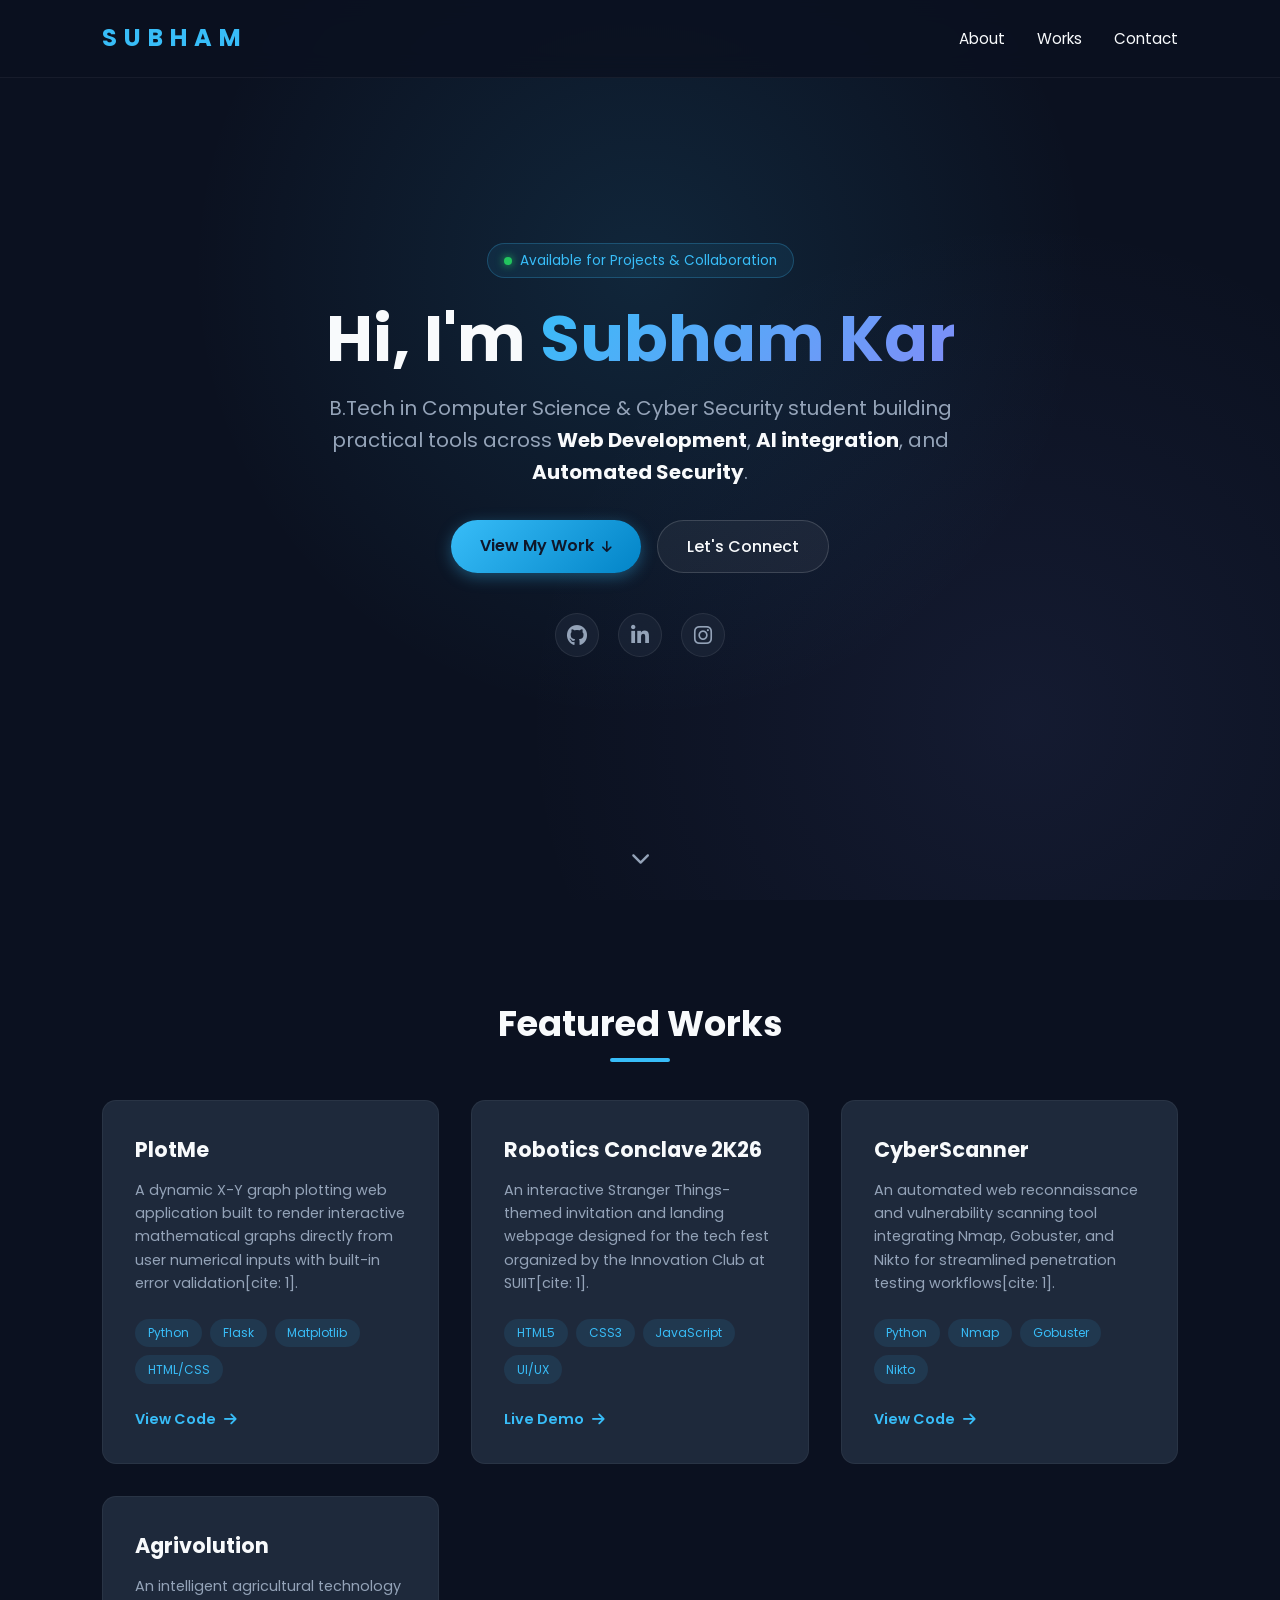
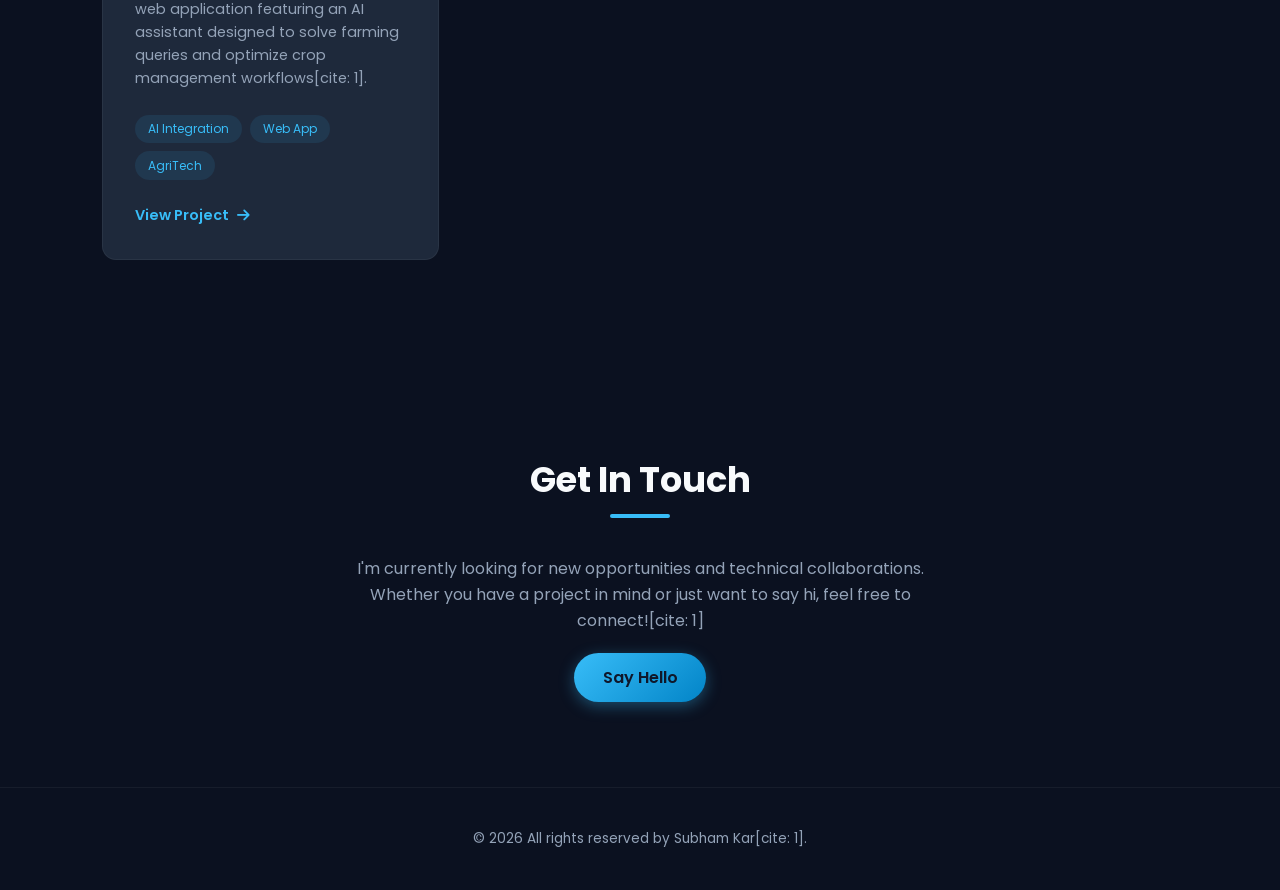
<file: Level 1/Task_2/index.html>
<!DOCTYPE html>
<html lang="en">
<head>
    <meta charset="UTF-8">
    <meta name="viewport" content="width=device-width, initial-scale=1.0">
    <title>Subham Kar | Portfolio</title>
    <!-- Google Fonts & Font Awesome Icons -->
    <link href="https://fonts.googleapis.com/css2?family=Poppins:wght@300;400;600;700&display=swap" rel="stylesheet">
    <link rel="stylesheet" href="https://cdnjs.cloudflare.com/ajax/libs/font-awesome/6.4.0/css/all.min.css">
    
    <style>
        :root {
            --bg-color: #0b1120;
            --card-bg: #1e293b;
            --accent-color: #38bdf8;
            --accent-glow: rgba(56, 189, 248, 0.35);
            --accent-purple: #818cf8;
            --text-color: #f8fafc;
            --text-muted: #94a3b8;
        }

        * {
            margin: 0;
            padding: 0;
            box-sizing: border-box;
            font-family: 'Poppins', sans-serif;
            scroll-behavior: smooth;
        }

        body {
            background-color: var(--bg-color);
            color: var(--text-color);
            line-height: 1.6;
            overflow-x: hidden;
        }

        /* Navigation Bar */
        nav {
            position: fixed;
            top: 0;
            width: 100%;
            display: flex;
            justify-content: space-between;
            align-items: center;
            padding: 1.2rem 8%;
            background: rgba(11, 17, 32, 0.85);
            backdrop-filter: blur(12px);
            z-index: 1000;
            border-bottom: 1px solid rgba(255, 255, 255, 0.05);
        }

        .logo {
            font-size: 1.5rem;
            font-weight: 700;
            color: var(--accent-color);
            letter-spacing: 1px;
        }

        .nav-links {
            display: flex;
            list-style: none;
            gap: 2rem;
        }

        .nav-links a {
            color: var(--text-color);
            text-decoration: none;
            font-size: 0.95rem;
            transition: color 0.3s;
        }

        .nav-links a:hover {
            color: var(--accent-color);
        }

        /* Hero / Intro Section with Glow & Grid Background */
        .hero {
            position: relative;
            min-height: 100vh;
            display: flex;
            flex-direction: column;
            justify-content: center;
            align-items: center;
            text-align: center;
            padding: 0 1.5rem;
            background-image: 
                radial-gradient(circle at 50% 30%, rgba(56, 189, 248, 0.12), transparent 50%),
                radial-gradient(circle at 80% 80%, rgba(129, 140, 248, 0.08), transparent 40%);
            overflow: hidden;
        }

        /* Status Badge */
        .status-badge {
            display: inline-flex;
            align-items: center;
            gap: 8px;
            padding: 6px 16px;
            background: rgba(56, 189, 248, 0.08);
            border: 1px solid rgba(56, 189, 248, 0.25);
            border-radius: 50px;
            font-size: 0.85rem;
            color: var(--accent-color);
            margin-bottom: 1.5rem;
            animation: fadeInDown 0.8s ease forwards;
        }

        .status-dot {
            width: 8px;
            height: 8px;
            background-color: #22c55e;
            border-radius: 50%;
            box-shadow: 0 0 8px #22c55e;
            animation: pulse 2s infinite;
        }

        .hero h1 {
            font-size: clamp(2.5rem, 5vw, 4rem);
            font-weight: 700;
            line-height: 1.15;
            margin-bottom: 1rem;
            animation: fadeInUp 0.9s ease forwards;
        }

        .hero h1 span.gradient-text {
            background: linear-gradient(135deg, var(--accent-color), var(--accent-purple));
            -webkit-background-clip: text;
            -webkit-text-fill-color: transparent;
        }

        .hero-subtitle {
            font-size: clamp(1rem, 2vw, 1.25rem);
            color: var(--text-muted);
            max-width: 650px;
            margin-bottom: 2rem;
            animation: fadeInUp 1.1s ease forwards;
        }

        .hero-subtitle strong {
            color: var(--text-color);
        }

        /* CTA Buttons */
        .hero-actions {
            display: flex;
            gap: 1rem;
            flex-wrap: wrap;
            justify-content: center;
            margin-bottom: 2.5rem;
            animation: fadeInUp 1.2s ease forwards;
        }

        .btn-primary {
            padding: 0.8rem 1.8rem;
            background: linear-gradient(135deg, var(--accent-color), #0284c7);
            color: #0f172a;
            font-weight: 600;
            border-radius: 30px;
            text-decoration: none;
            transition: all 0.3s ease;
            box-shadow: 0 4px 15px var(--accent-glow);
        }

        .btn-primary:hover {
            transform: translateY(-2px);
            box-shadow: 0 6px 25px var(--accent-glow);
        }

        .btn-secondary {
            padding: 0.8rem 1.8rem;
            background: rgba(255, 255, 255, 0.05);
            border: 1px solid rgba(255, 255, 255, 0.15);
            color: var(--text-color);
            font-weight: 500;
            border-radius: 30px;
            text-decoration: none;
            transition: all 0.3s ease;
        }

        .btn-secondary:hover {
            background: rgba(255, 255, 255, 0.1);
            border-color: var(--accent-color);
            color: var(--accent-color);
            transform: translateY(-2px);
        }

        /* Social Icons */
        .social-icons {
            display: flex;
            gap: 1.2rem;
            animation: fadeInUp 1.3s ease forwards;
        }

        .social-icons a {
            color: var(--text-muted);
            font-size: 1.3rem;
            width: 44px;
            height: 44px;
            border-radius: 50%;
            background: rgba(30, 41, 59, 0.6);
            border: 1px solid rgba(255, 255, 255, 0.08);
            display: flex;
            align-items: center;
            justify-content: center;
            text-decoration: none;
            transition: all 0.3s cubic-bezier(0.4, 0, 0.2, 1);
        }

        .social-icons a:hover {
            color: var(--accent-color);
            border-color: var(--accent-color);
            transform: translateY(-4px);
            box-shadow: 0 0 18px var(--accent-glow);
        }

        /* Scroll Down Arrow */
        .scroll-indicator {
            position: absolute;
            bottom: 25px;
            color: var(--text-muted);
            font-size: 1.2rem;
            animation: bounce 2s infinite;
        }

        /* Section Commons */
        section {
            padding: 6rem 8%;
        }

        .section-title {
            text-align: center;
            font-size: 2.2rem;
            margin-bottom: 3rem;
            position: relative;
        }

        .section-title::after {
            content: '';
            width: 60px;
            height: 4px;
            background: var(--accent-color);
            position: absolute;
            bottom: -10px;
            left: 50%;
            transform: translateX(-50%);
            border-radius: 2px;
        }

        /* Works Section */
        .projects-grid {
            display: grid;
            grid-template-columns: repeat(auto-fit, minmax(280px, 1fr));
            gap: 2rem;
        }

        .project-card {
            background: var(--card-bg);
            border-radius: 14px;
            padding: 2rem;
            border: 1px solid rgba(255, 255, 255, 0.05);
            transition: all 0.4s ease;
            display: flex;
            flex-direction: column;
            justify-content: space-between;
        }

        .project-card:hover {
            transform: translateY(-8px);
            border-color: var(--accent-color);
            box-shadow: 0 12px 24px rgba(56, 189, 248, 0.15);
        }

        .project-card h3 {
            font-size: 1.3rem;
            margin-bottom: 0.8rem;
            color: var(--text-color);
        }

        .project-card p {
            color: var(--text-muted);
            font-size: 0.9rem;
            margin-bottom: 1.5rem;
        }

        .tags {
            display: flex;
            flex-wrap: wrap;
            gap: 0.5rem;
            margin-bottom: 1.5rem;
        }

        .tag {
            background: rgba(56, 189, 248, 0.1);
            color: var(--accent-color);
            font-size: 0.75rem;
            padding: 0.3rem 0.8rem;
            border-radius: 20px;
        }

        .project-link {
            display: inline-flex;
            align-items: center;
            gap: 0.5rem;
            color: var(--accent-color);
            text-decoration: none;
            font-size: 0.9rem;
            font-weight: 600;
            transition: gap 0.3s ease;
        }

        .project-link:hover {
            gap: 0.8rem;
        }

        /* Contact Section */
        .contact-container {
            text-align: center;
            max-width: 600px;
            margin: 0 auto;
        }

        .contact-container p {
            color: var(--text-muted);
            margin-bottom: 2rem;
        }

        /* Footer */
        footer {
            text-align: center;
            padding: 2.5rem 1rem;
            border-top: 1px solid rgba(255, 255, 255, 0.05);
            color: var(--text-muted);
            font-size: 0.85rem;
        }

        /* Keyframe Animations */
        @keyframes fadeInUp {
            from { opacity: 0; transform: translateY(25px); }
            to { opacity: 1; transform: translateY(0); }
        }

        @keyframes fadeInDown {
            from { opacity: 0; transform: translateY(-20px); }
            to { opacity: 1; transform: translateY(0); }
        }

        @keyframes pulse {
            0%, 100% { opacity: 1; transform: scale(1); }
            50% { opacity: 0.4; transform: scale(0.85); }
        }

        @keyframes bounce {
            0%, 20%, 50%, 80%, 100% { transform: translateY(0); }
            40% { transform: translateY(-8px); }
            60% { transform: translateY(-4px); }
        }
    </style>
</head>
<body>

    <!-- Header / Navigation -->
    <nav>
        <div class="logo">S U B H A M</div>
        <ul class="nav-links">
            <li><a href="#about">About</a></li>
            <li><a href="#works">Works</a></li>
            <li><a href="#contact">Contact</a></li>
        </ul>
    </nav>

    <!-- hero sectio -->

    <section id="about" class="hero">
        
        <!-- Status Indicator -->
        <div class="status-badge">
            <span class="status-dot"></span>
            Available for Projects & Collaboration
        </div>

        <!-- Headline -->
        <h1>Hi, I'm <span class="gradient-text">Subham Kar</span></h1>
        
        <!-- Subtitle -->
        <p class="hero-subtitle">
            B.Tech in Computer Science & Cyber Security student building practical tools across 
            <strong>Web Development</strong>, <strong>AI integration</strong>, and <strong>Automated Security</strong>.
        </p>
        
        <!-- CTA Action Buttons -->
        <div class="hero-actions">
            <a href="#works" class="btn-primary">View My Work <i class="fas fa-arrow-down" style="font-size: 0.8rem; margin-left: 4px;"></i></a>
            <a href="#contact" class="btn-secondary">Let's Connect</a>
        </div>

        <!-- Social Icons -->
        <div class="social-icons">
            <a href="https://github.com/isubham404" target="_blank" title="GitHub"><i class="fab fa-github"></i></a>
            <a href="https://www.linkedin.com/in/subham-kar-627247380/" target="_blank" title="LinkedIn"><i class="fab fa-linkedin-in"></i></a>
            <a href="https://instagram.com/subham404_" target="_blank" title="Instagram"><i class="fab fa-instagram"></i></a>
        </div>

        <!-- Scroll Indicator -->
        <a href="#works" class="scroll-indicator" aria-label="Scroll down">
            <i class="fas fa-chevron-down"></i>
        </a>
    </section>

    <!-- Works Section -->
    <section id="works">
        <h2 class="section-title">Featured Works</h2>
        
        <div class="projects-grid">
            
            <!-- PlotMe -->
            <div class="project-card">
                <div>
                    <h3>PlotMe</h3>
                    <p>A dynamic X-Y graph plotting web application built to render interactive mathematical graphs directly from user numerical inputs with built-in error validation[cite: 1].</p>
                    <div class="tags">
                        <span class="tag">Python</span>
                        <span class="tag">Flask</span>
                        <span class="tag">Matplotlib</span>
                        <span class="tag">HTML/CSS</span>
                    </div>
                </div>
                <a href="https://github.com/isubham404/PlotMe" target="_blank" class="project-link">View Code <i class="fas fa-arrow-right"></i></a>
            </div>

            <!-- Robotics Conclave 2K26 -->
            <div class="project-card">
                <div>
                    <h3>Robotics Conclave 2K26</h3>
                    <p>An interactive Stranger Things-themed invitation and landing webpage designed for the tech fest organized by the Innovation Club at SUIIT[cite: 1].</p>
                    <div class="tags">
                        <span class="tag">HTML5</span>
                        <span class="tag">CSS3</span>
                        <span class="tag">JavaScript</span>
                        <span class="tag">UI/UX</span>
                    </div>
                </div>
                <a href="https://isubham404.github.io/stranger_things_x_SUIIT/" target="_blank" class="project-link">Live Demo <i class="fas fa-arrow-right"></i></a>
            </div>

            <!-- CyberScanner -->
            <div class="project-card">
                <div>
                    <h3>CyberScanner</h3>
                    <p>An automated web reconnaissance and vulnerability scanning tool integrating Nmap, Gobuster, and Nikto for streamlined penetration testing workflows[cite: 1].</p>
                    <div class="tags">
                        <span class="tag">Python</span>
                        <span class="tag">Nmap</span>
                        <span class="tag">Gobuster</span>
                        <span class="tag">Nikto</span>
                    </div>
                </div>
                <a href="https://github.com/isubham404/CyberScanner" target="_blank" class="project-link">View Code <i class="fas fa-arrow-right"></i></a>
            </div>

            <!-- Agrivolution -->
            <div class="project-card">
                <div>
                    <h3>Agrivolution</h3>
                    <p>An intelligent agricultural technology web application featuring an AI assistant designed to solve farming queries and optimize crop management workflows[cite: 1].</p>
                    <div class="tags">
                        <span class="tag">AI Integration</span>
                        <span class="tag">Web App</span>
                        <span class="tag">AgriTech</span>
                    </div>
                </div>
                <a href="https://isubham404.github.io/Agrivolution_proto/" target="_blank" class="project-link">View Project <i class="fas fa-arrow-right"></i></a>
            </div>

        </div>
    </section>

    <!-- Contact Section -->
    <section id="contact">
        <h2 class="section-title">Get In Touch</h2>
        <div class="contact-container">
            <p>I'm currently looking for new opportunities and technical collaborations. Whether you have a project in mind or just want to say hi, feel free to connect![cite: 1]</p>
            <a href="mailto:contact@subhamkar.com" class="btn-primary">Say Hello</a>
        </div>
    </section>

    <!-- Footer -->
    <footer>
        <p>&copy; 2026 All rights reserved by Subham Kar[cite: 1].</p>
    </footer>

</body>
</html>
</file>
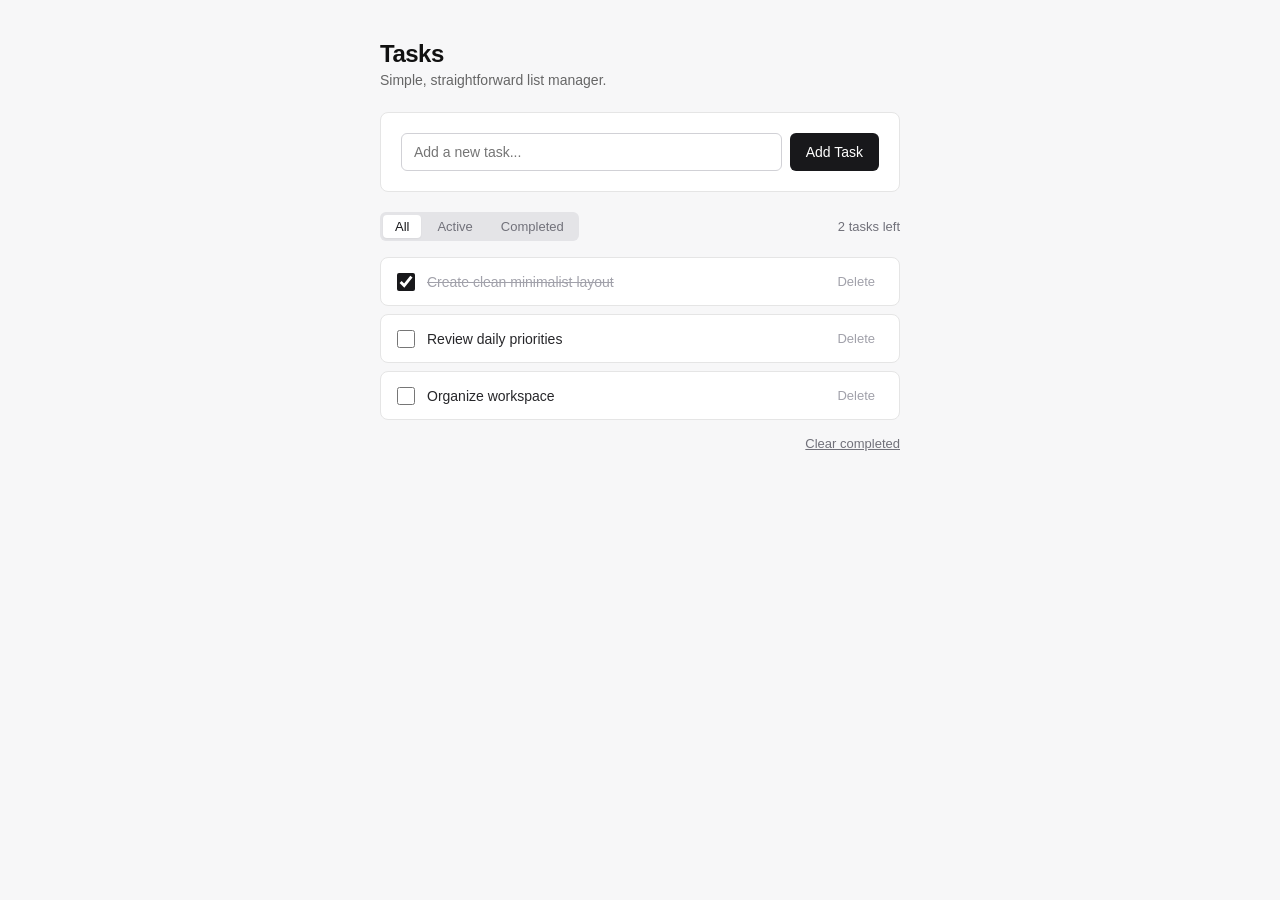
<file: Level 2/Task_2/index.html>
<!DOCTYPE html>
<html lang="en">
<head>
  <meta charset="UTF-8">
  <meta name="viewport" content="width=device-width, initial-scale=1.0">
  <title>Minimal To-Do App</title>
  
  <style>
    * {
      box-sizing: border-box;
      margin: 0;
      padding: 0;
    }

    body {
      font-family: -apple-system, BlinkMacSystemFont, "Segoe UI", Roboto, Helvetica, Arial, sans-serif;
      background-color: #f7f7f8;
      color: #1a1a1a;
      display: flex;
      justify-content: center;
      padding: 40px 16px;
      min-height: 100vh;
      -webkit-font-smoothing: antialiased;
    }

    .app-container {
      width: 100%;
      max-width: 520px;
    }

    header {
      margin-bottom: 24px;
    }

    h1 {
      font-size: 24px;
      font-weight: 600;
      letter-spacing: -0.5px;
      color: #111111;
    }

    .subtitle {
      font-size: 14px;
      color: #666666;
      margin-top: 4px;
    }

    .task-card {
      background: #ffffff;
      border: 1px solid #e5e5e5;
      border-radius: 8px;
      padding: 20px;
      margin-bottom: 20px;
    }

    .input-group {
      display: flex;
      gap: 8px;
    }

    input[type="text"] {
      flex: 1;
      padding: 10px 12px;
      border: 1px solid #d1d1d6;
      border-radius: 6px;
      font-size: 14px;
      color: #1a1a1a;
      outline: none;
      transition: border-color 0.15s ease;
    }

    input[type="text"]:focus {
      border-color: #333333;
    }

    button.btn-add {
      padding: 10px 16px;
      background-color: #18181b;
      color: #ffffff;
      border: none;
      border-radius: 6px;
      font-size: 14px;
      font-weight: 500;
      cursor: pointer;
      transition: background-color 0.15s ease;
    }

    button.btn-add:hover {
      background-color: #3f3f46;
    }

    .controls-bar {
      display: flex;
      align-items: center;
      justify-content: space-between;
      margin-bottom: 16px;
      flex-wrap: wrap;
      gap: 12px;
    }

    .filter-tabs {
      display: flex;
      gap: 4px;
      background: #e4e4e7;
      padding: 3px;
      border-radius: 6px;
    }

    .filter-btn {
      border: none;
      background: transparent;
      padding: 4px 12px;
      font-size: 13px;
      font-weight: 500;
      color: #71717a;
      border-radius: 4px;
      cursor: pointer;
      transition: all 0.15s ease;
    }

    .filter-btn.active {
      background: #ffffff;
      color: #18181b;
      box-shadow: 0 1px 2px rgba(0, 0, 0, 0.05);
    }

    .counter-text {
      font-size: 13px;
      color: #71717a;
    }

    .task-list {
      list-style: none;
      display: flex;
      flex-direction: column;
      gap: 8px;
    }

    .task-item {
      display: flex;
      align-items: center;
      justify-content: space-between;
      background: #ffffff;
      border: 1px solid #e5e5e5;
      padding: 12px 16px;
      border-radius: 8px;
      gap: 12px;
    }

    .task-content {
      display: flex;
      align-items: center;
      gap: 12px;
      flex: 1;
      min-width: 0;
    }

    .checkbox {
      width: 18 h;
      width: 18px;
      height: 18px;
      border-radius: 4px;
      border: 1px solid #d1d1d6;
      cursor: pointer;
      accent-color: #18181b;
    }

    .task-text {
      font-size: 14px;
      color: #27272a;
      word-break: break-word;
    }

    .task-item.completed .task-text {
      text-decoration: line-through;
      color: #a1a1aa;
    }

    .btn-delete {
      background: transparent;
      border: none;
      color: #a1a1aa;
      font-size: 13px;
      cursor: pointer;
      padding: 4px 8px;
      border-radius: 4px;
      transition: color 0.15s ease, background-color 0.15s ease;
    }

    .btn-delete:hover {
      color: #ef4444;
      background-color: #fef2f2;
    }

    .empty-message {
      text-align: center;
      padding: 32px 16px;
      color: #a1a1aa;
      font-size: 14px;
      background: #ffffff;
      border: 1px dashed #e5e5e5;
      border-radius: 8px;
    }

    .footer-actions {
      margin-top: 16px;
      display: flex;
      justify-content: flex-end;
    }

    .btn-clear-completed {
      background: transparent;
      border: none;
      color: #71717a;
      font-size: 13px;
      cursor: pointer;
      text-decoration: underline;
    }

    .btn-clear-completed:hover {
      color: #18181b;
    }

    .hidden {
      display: none !important;
    }
  </style>
</head>
<body>

  <div class="app-container">
    <header>
      <h1>Tasks</h1>
      <p class="subtitle">Simple, straightforward list manager.</p>
    </header>

    <div class="task-card">
      <form id="task-form" class="input-group">
        <input type="text" id="task-input" placeholder="Add a new task..." autocomplete="off" required />
        <button type="submit" class="btn-add">Add Task</button>
      </form>
    </div>

    <div class="controls-bar">
      <div class="filter-tabs">
        <button class="filter-btn active" data-filter="all">All</button>
        <button class="filter-btn" data-filter="active">Active</button>
        <button class="filter-btn" data-filter="completed">Completed</button>
      </div>
      <span class="counter-text" id="active-count">0 tasks left</span>
    </div>

    <ul class="task-list" id="task-list"></ul>
    
    <div id="empty-state" class="empty-message hidden">
      No tasks to show.
    </div>

    <div class="footer-actions">
      <button class="btn-clear-completed" id="clear-completed-btn">Clear completed</button>
    </div>
  </div>

  <script>
    const STORAGE_KEY = 'minimal_todo_tasks_v1';
    let tasks = [];
    let currentFilter = 'all';

    // DOM Elements
    const taskForm = document.getElementById('task-form');
    const taskInput = document.getElementById('task-input');
    const taskList = document.getElementById('task-list');
    const emptyState = document.getElementById('empty-state');
    const activeCountText = document.getElementById('active-count');
    const filterBtns = document.querySelectorAll('.filter-btn');
    const clearCompletedBtn = document.getElementById('clear-completed-btn');

    function loadTasks() {
      try {
        const stored = localStorage.getItem(STORAGE_KEY);
        if (stored) {
          tasks = JSON.parse(stored);
        } else {
          // Default initial tasks
          tasks = [
            { id: 1, text: 'Create clean minimalist layout', completed: true },
            { id: 2, text: 'Review daily priorities', completed: false },
            { id: 3, text: 'Organize workspace', completed: false }
          ];
          saveTasks();
        }
      } catch (e) {
        console.error('Error loading tasks from local storage', e);
        tasks = [];
      }
    }

    function saveTasks() {
      try {
        localStorage.setItem(STORAGE_KEY, JSON.stringify(tasks));
      } catch (e) {
        console.error('Error saving tasks to local storage', e);
      }
    }

    function addTask(text) {
      const newTask = {
        id: Date.now(),
        text: text.trim(),
        completed: false
      };
      tasks.push(newTask);
      saveTasks();
      render();
    }

    function toggleTask(id) {
      tasks = tasks.map(task => 
        task.id === id ? { ...task, completed: !task.completed } : task
      );
      saveTasks();
      render();
    }

    function deleteTask(id) {
      tasks = tasks.filter(task => task.id !== id);
      saveTasks();
      render();
    }

    function clearCompleted() {
      tasks = tasks.filter(task => !task.completed);
      saveTasks();
      render();
    }

    function render() {
      // Filter tasks
      const filteredTasks = tasks.filter(task => {
        if (currentFilter === 'active') return !task.completed;
        if (currentFilter === 'completed') return task.completed;
        return true;
      });

      // Clear existing list
      taskList.innerHTML = '';

      // Render tasks
      if (filteredTasks.length === 0) {
        emptyState.classList.remove('hidden');
      } else {
        emptyState.classList.add('hidden');
        filteredTasks.forEach(task => {
          const li = document.createElement('li');
          li.className = `task-item ${task.completed ? 'completed' : ''}`;
          
          li.innerHTML = `
            <div class="task-content">
              <input 
                type="checkbox" 
                class="checkbox" 
                ${task.completed ? 'checked' : ''} 
                onchange="toggleTask(${task.id})"
              />
              <span class="task-text">${escapeHtml(task.text)}</span>
            </div>
            <button class="btn-delete" onclick="deleteTask(${task.id})">Delete</button>
          `;
          
          taskList.appendChild(li);
        });
      }

      // Update active items count
      const activeCount = tasks.filter(t => !t.completed).length;
      activeCountText.textContent = `${activeCount} task${activeCount === 1 ? '' : 's'} left`;
    }

    function escapeHtml(str) {
      const div = document.createElement('div');
      div.textContent = str;
      return div.innerHTML;
    }

    taskForm.addEventListener('submit', (e) => {
      e.preventDefault();
      const text = taskInput.value;
      if (text.trim()) {
        addTask(text);
        taskInput.value = '';
      }
    });

    filterBtns.forEach(btn => {
      btn.addEventListener('click', () => {
        filterBtns.forEach(b => b.classList.remove('active'));
        btn.classList.add('active');
        currentFilter = btn.getAttribute('data-filter');
        render();
      });
    });

    clearCompletedBtn.addEventListener('click', clearCompleted);

    // Initial load and render
    loadTasks();
    render();
  </script>
</body>
</html>
</file>
